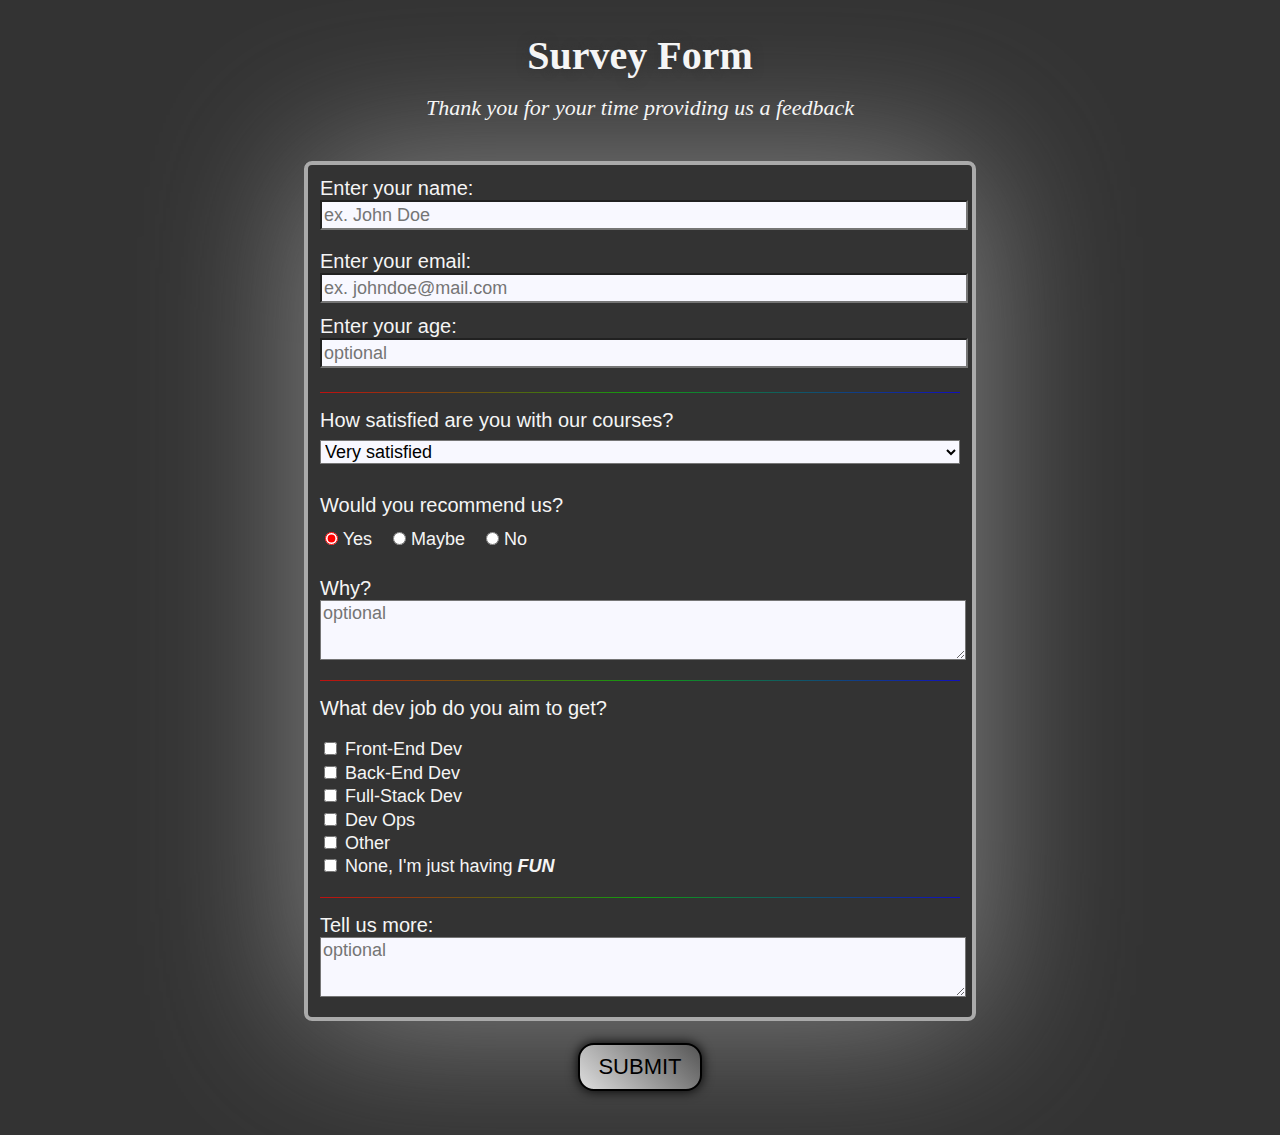
<file: all_projects/freeCodeCamp/fcc1.1-survey_form/index.html>
<!DOCTYPE html>
<html lang="en">

<head>
  <meta charset="utf-8">
  <meta name="viewport" content="width=device-width, initial-scale=1.0">
  <title>RWD - Survey Form</title>
  <link rel="stylesheet" href="style.css">

</head>

<body>
  <main>
    <section>
      <h1 id="title"><strong>Survey Form</strong></h1>
      <p id="description"><em>Thank you for your time providing us a feedback</em></p>
    </section>

    <form id="survey-form">

      <fieldset>
        <section>
          <label for="name">
            <p class="question">Enter your name: <input type="text" id="name" placeholder="ex. John Doe" required></p>
          </label>
          <label for="email">
            <p class="question">Enter your email: <input type="email" id="email" placeholder="ex. johndoe@mail.com" required></p><label>
              <label for="age">
                <p class="question">Enter your age: <input id="age-num" type="number" placeholder="optional" min="15" max="99"></p>
              </label>
        </section>

        <hr>

        <section>
          <p class="question">How satisfied are you with our courses?</p>
          <select id="dropdown">
            <option id="1"> Very satisfied
            <option id="2"> Satisfied
            <option id="3"> Meh
            <option id="4"> Dissatisfied
            <option id="5"> Very dissatisfied
          </select>

          <p class="question">Would you recommend us?</p>
          <label class="answer yes-no" for="yes-opt"><input id="yes-opt" checked type="radio" value="yes" name="yes-maybe-no"> Yes</label>
          <label class="answer yes-no" for="maybe-opt"><input id="maybe-opt" type="radio" value="maybe" name="yes-maybe-no"> Maybe</label>
          <label class="answer yes-no" for="no-opt"><input id="no-opt" type="radio" value="no" name="yes-maybe-no"> No</label>

          <p class="question" id="why">Why?</p><textarea rows="15" placeholder="optional"></textarea>
        </section>

        <hr>

        <section>
          <p class="question" class="dev-job">What dev job do you aim to get?</p>
          <ul class="answer">
            <label for="fed">
              <li><input id="fed" type="checkbox" value="fed"> Front-End Dev</li>
            </label>
            <label for="bed">
              <li><input id="bed" type="checkbox" value="bed"> Back-End Dev</li>
            </label>
            <label for="fsd">
              <li><input id="fsd" type="checkbox" value="fsd"> Full-Stack Dev</li>
            </label>
            <label for="do">
              <li><input id="do" type="checkbox" value="do"> Dev Ops</li>
            </label>
            <label for="other">
              <li><input id="other" type="checkbox" value="other"> Other</li>
            </label>
            <label for="fun">
              <li><input id="fun" type="checkbox" value="fun"> None, I'm just having <strong><em>FUN</em></strong></li>
            </label>
          </ul>
        </section>

        <hr>

        <section>
          <p class="question">Tell us more:</p>
          <textarea id="tellmore" class="answer" rows="15" cols="60" placeholder="optional"></textarea>
        </section>
      </fieldset>
      <div class="box">
        <!-- <div class="box-btn"> -->
        <button type="submit" id="submit" value="Submit">SUBMIT</button>
      </div>
    </form>
  </main>
  <footer>
    <h6>Patt Ash - fCC cert 1.1 - 6/2024</h6>
  </footer>
</body>
</file>
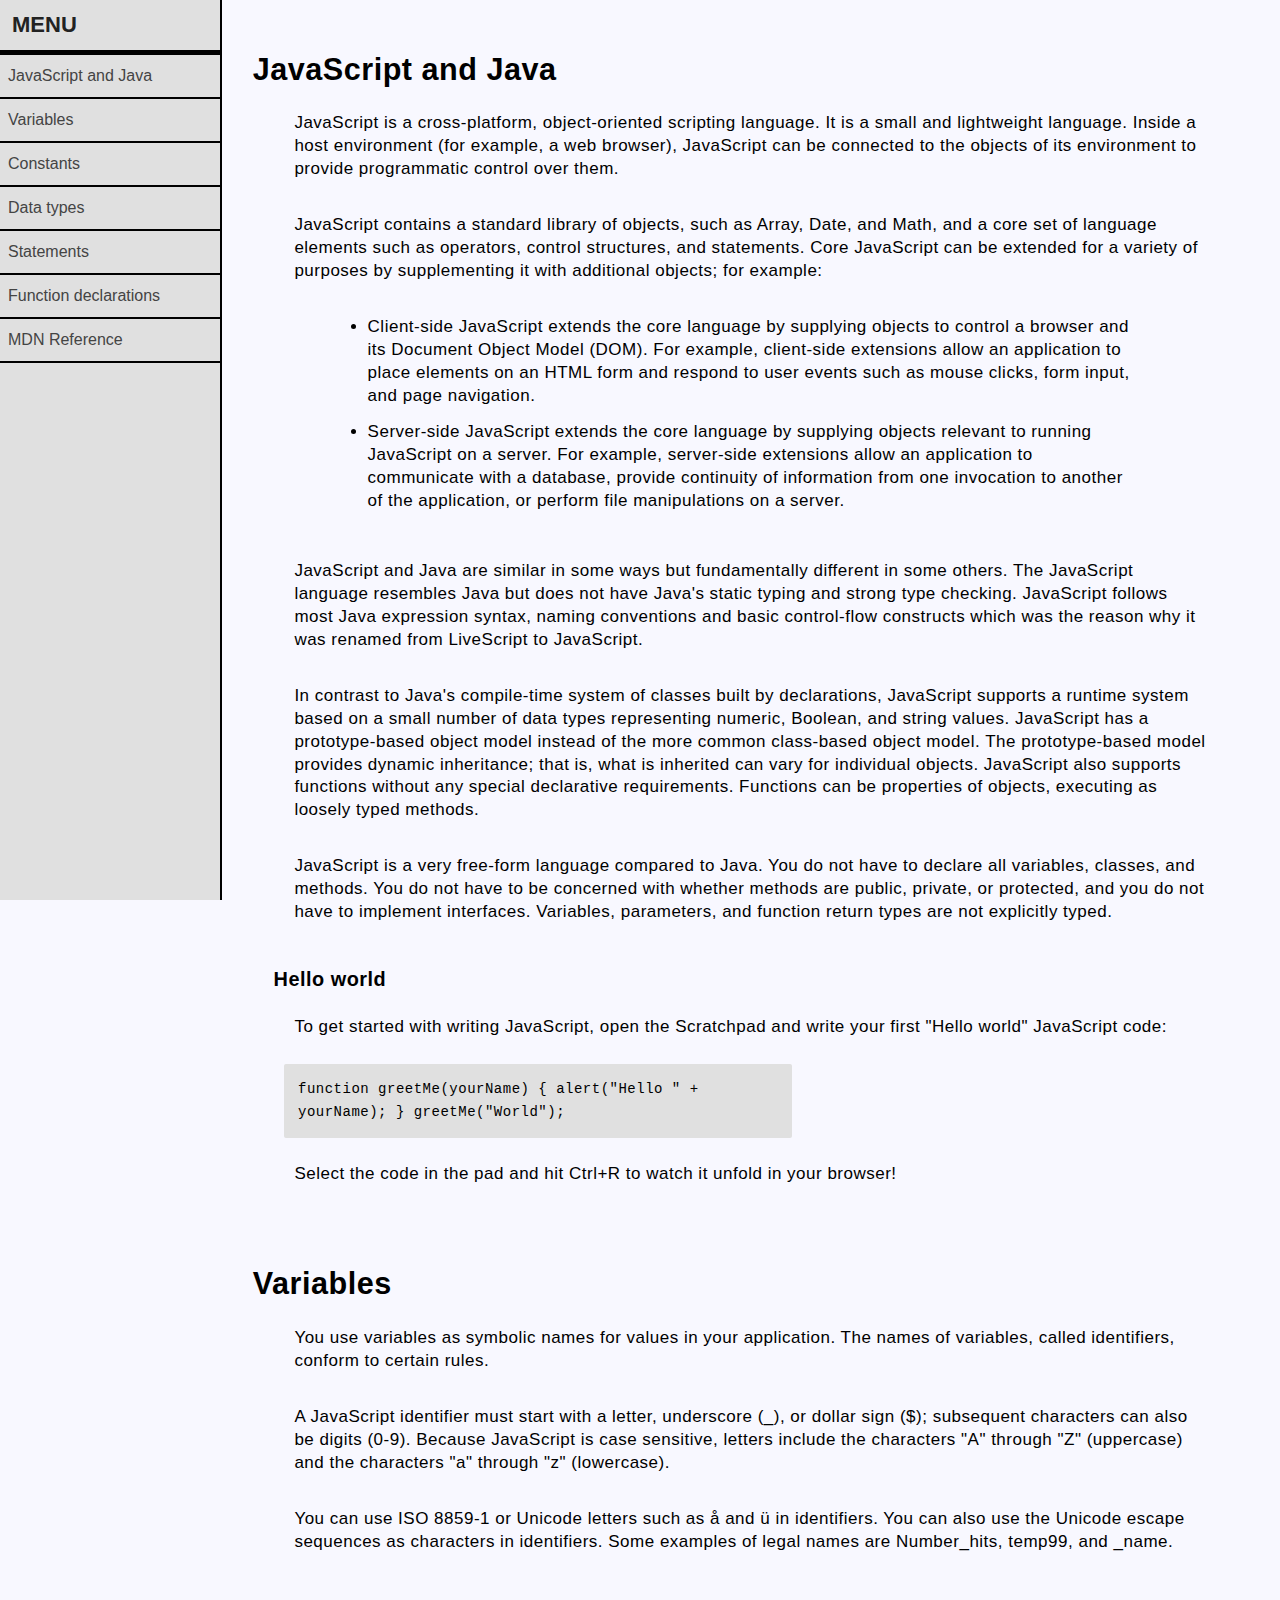
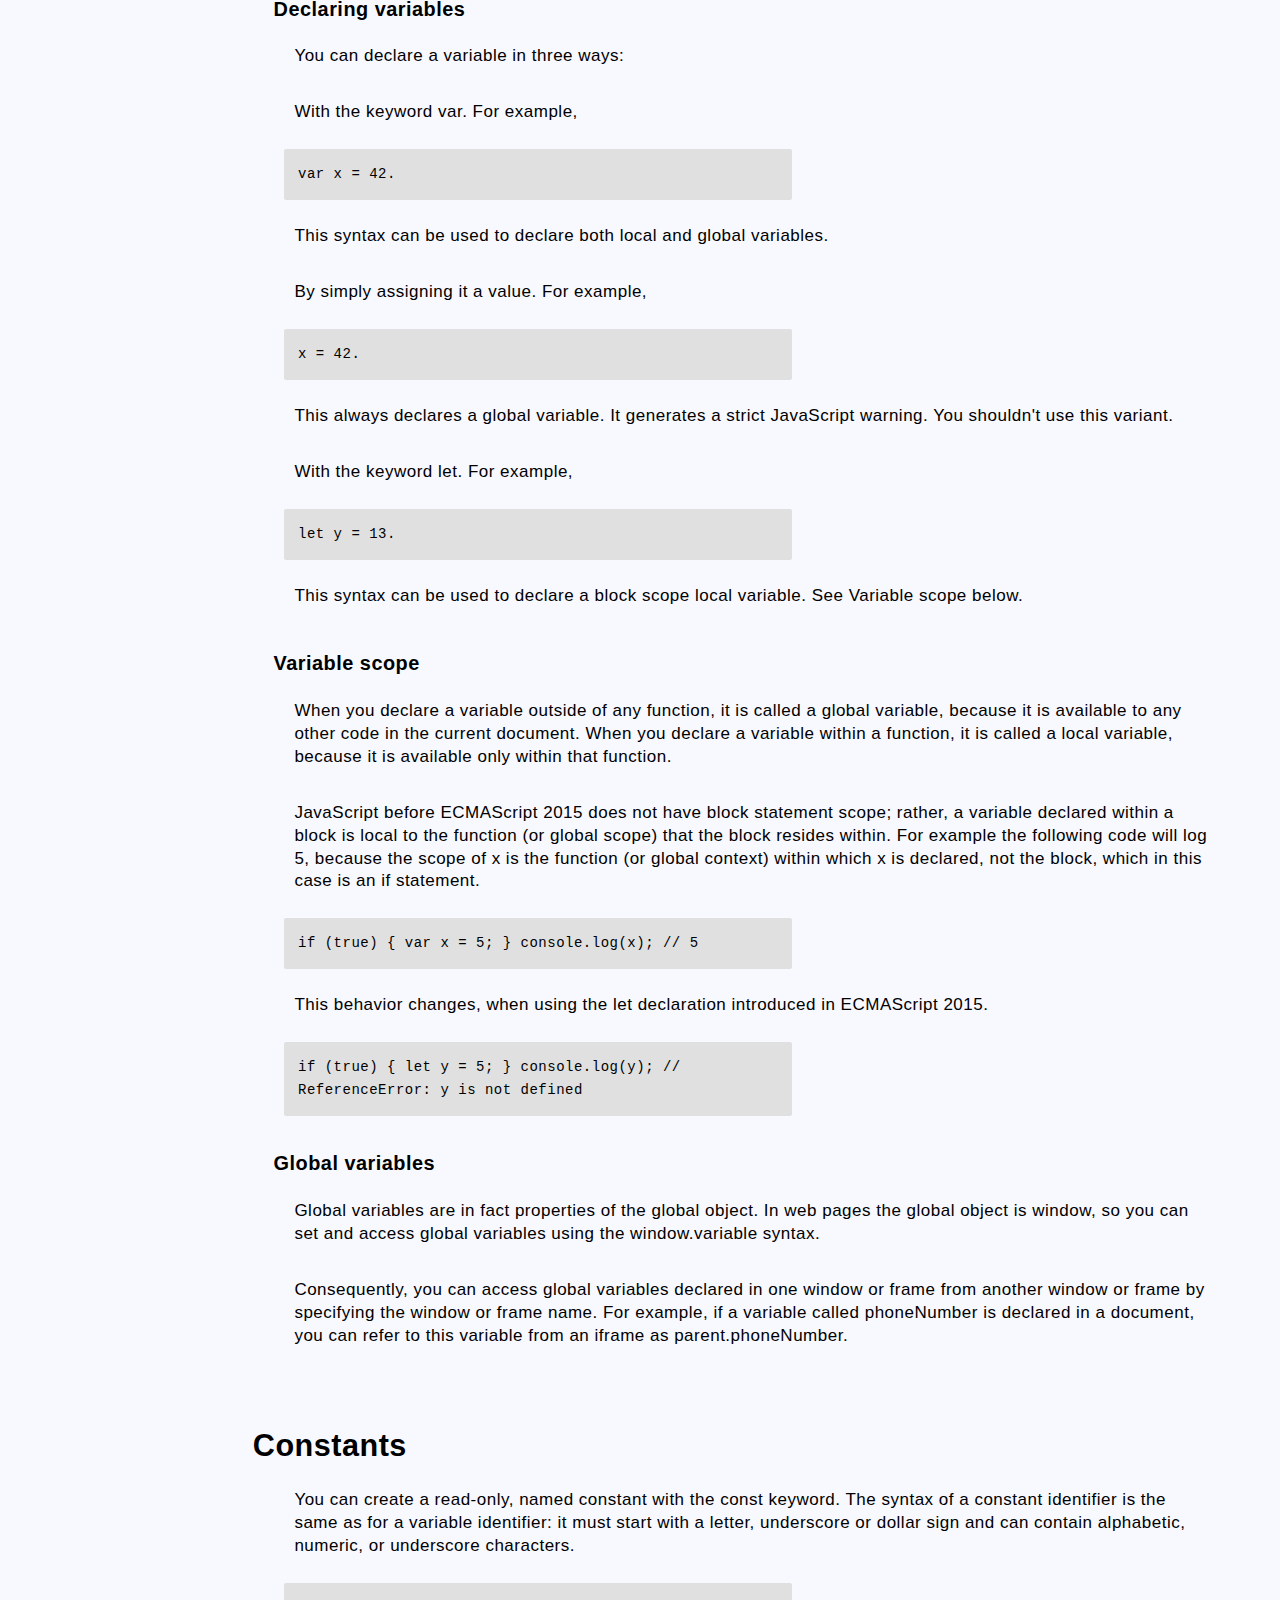
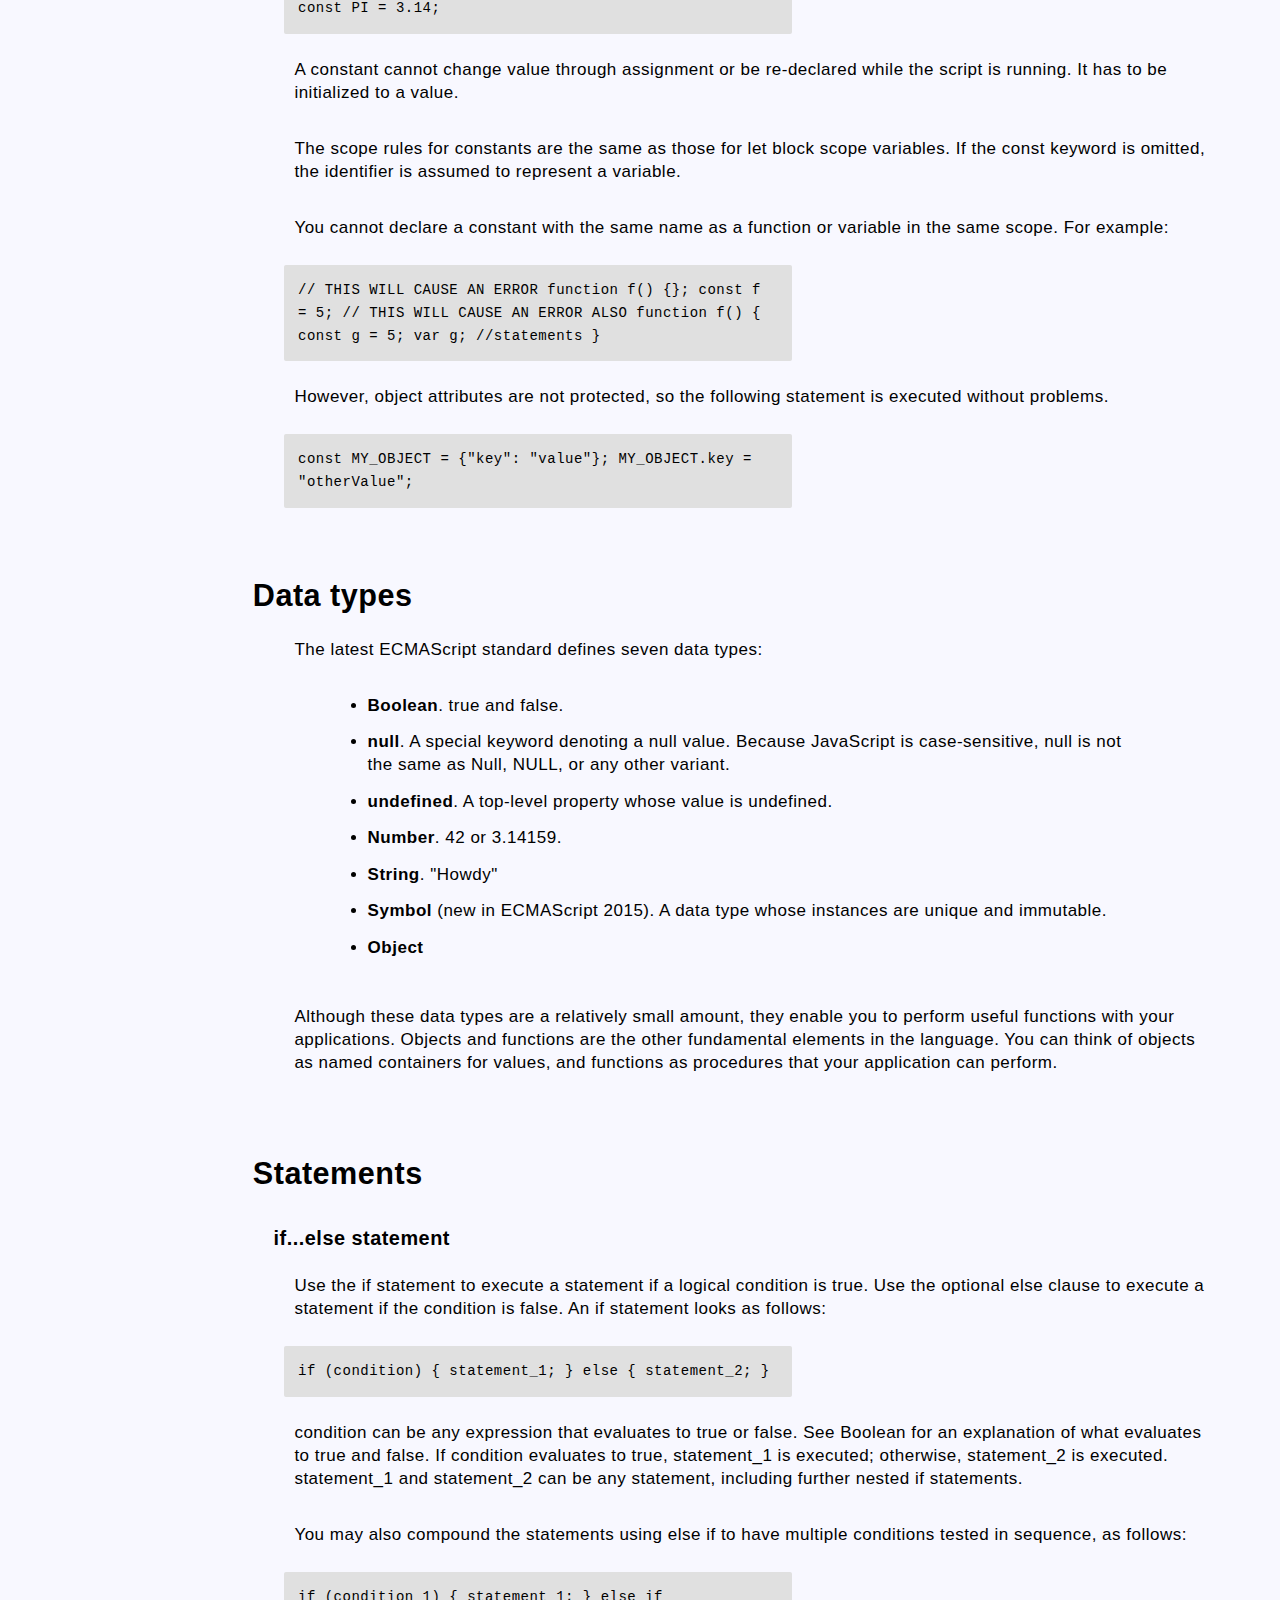
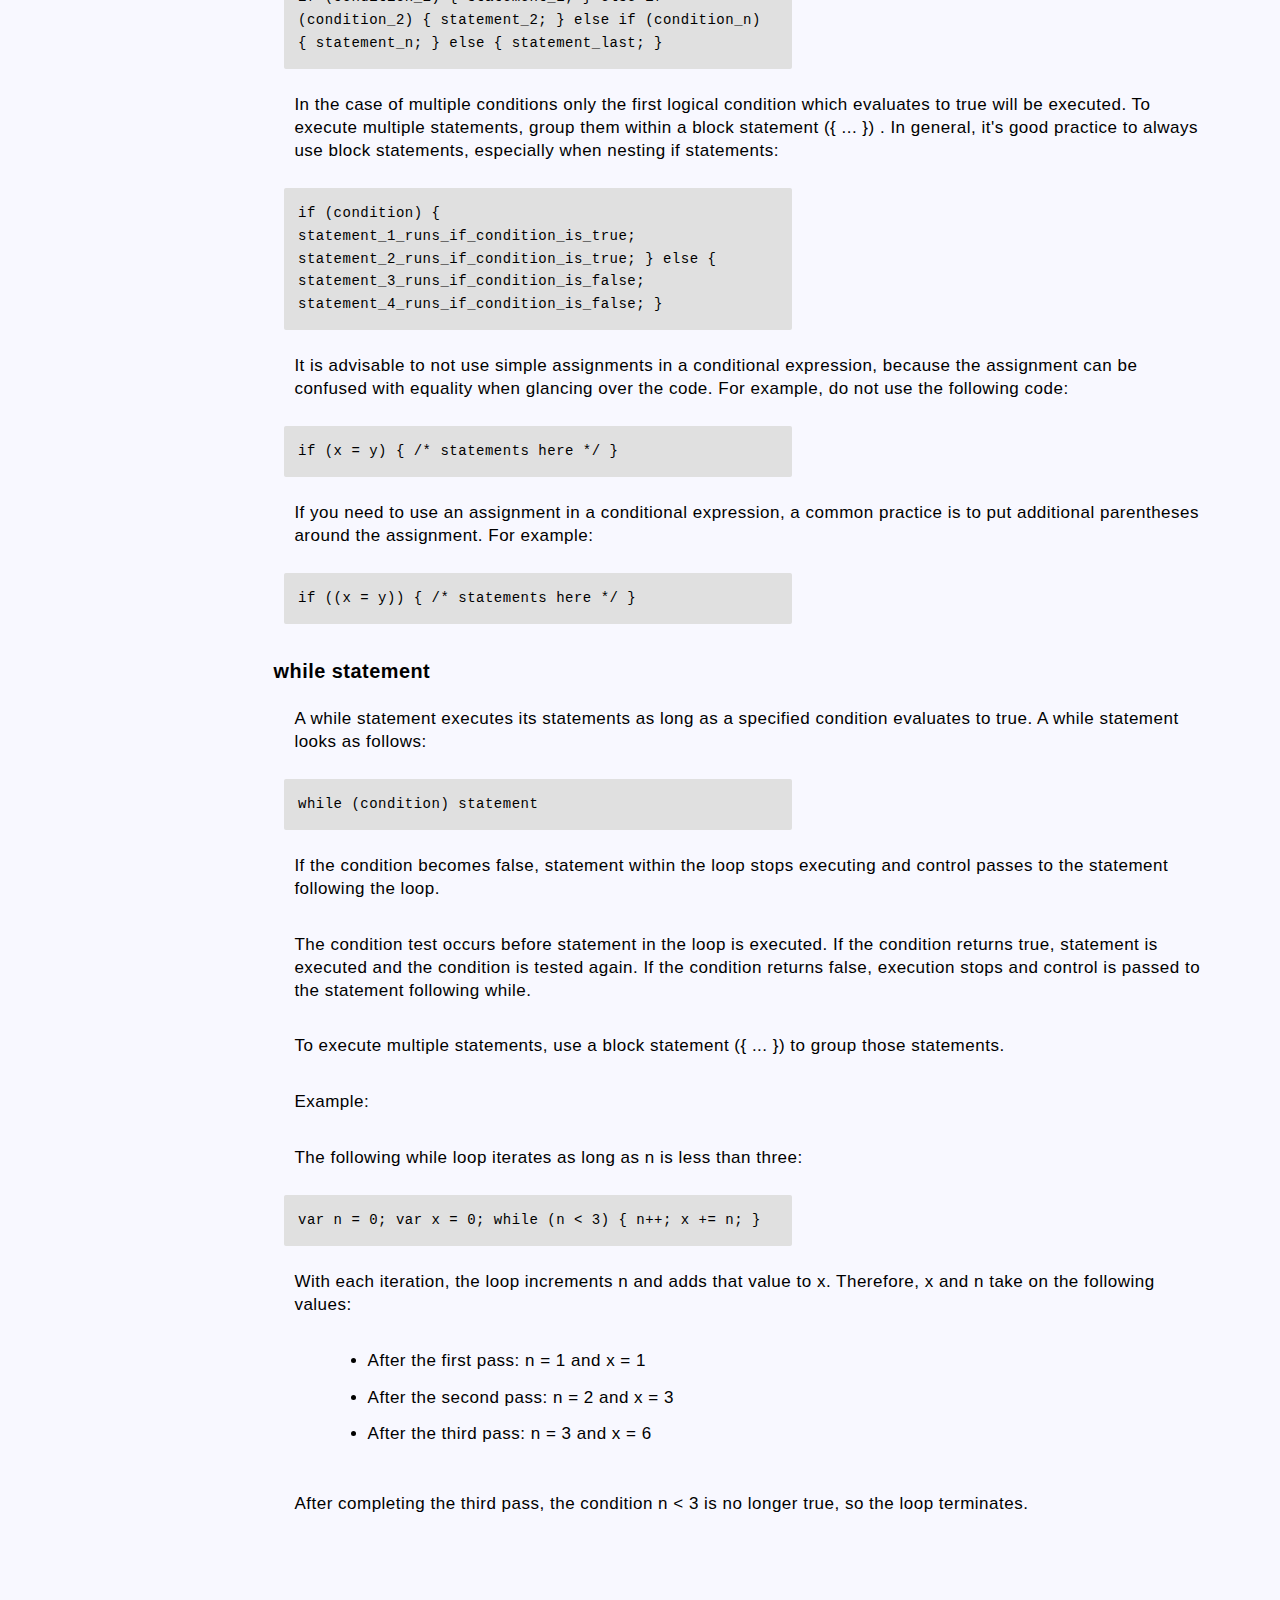
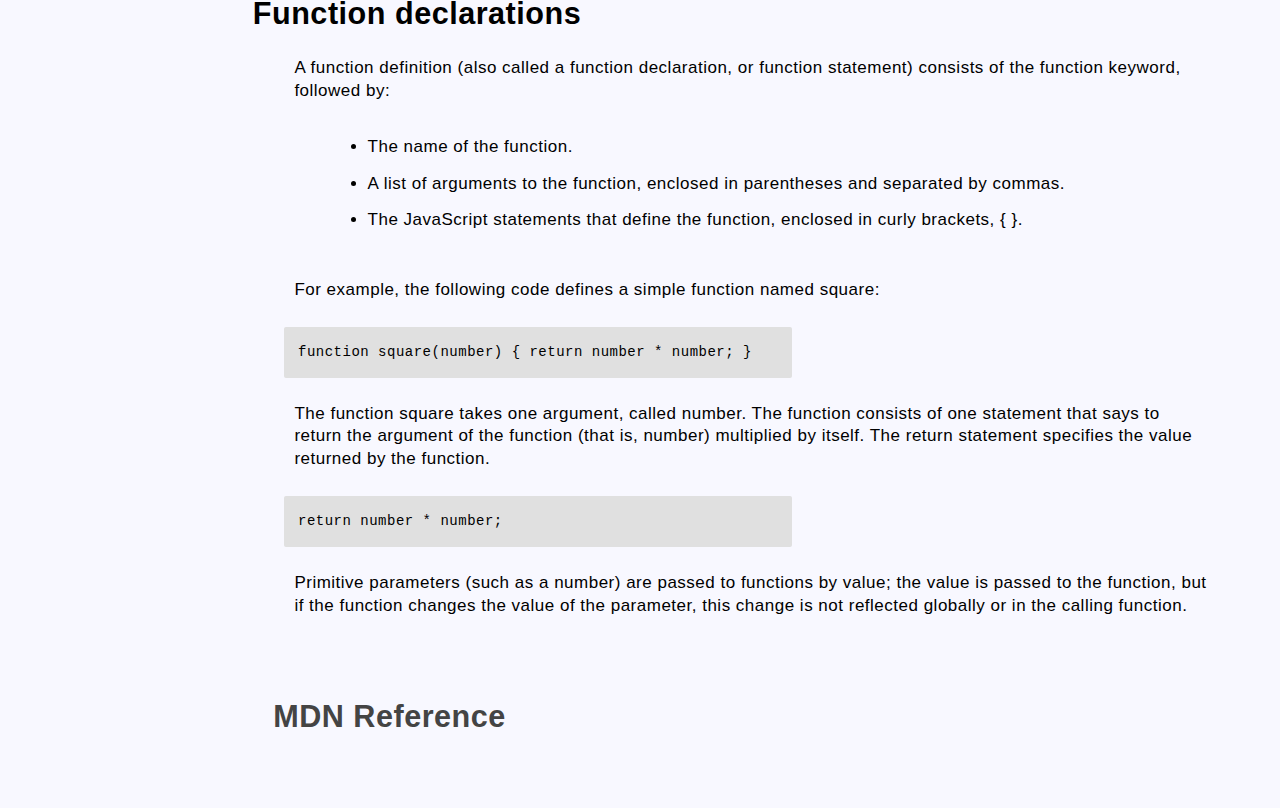
<file: all_projects/freeCodeCamp/fcc1.3-technical_documentation/index.html>
<!DOCTYPE html>
<html lang="en">

<head>
	<meta charset="UTF-8" />
	<meta name="viewport" content="width=device-width, initial-scale=1.0" />
	<title>Technical Documentation</title>
	<link rel="stylesheet" href="style.css" />
</head>

<body>
	<nav id="navbar">
		<header id="menu">MENU</header>
		<div class="nav-div">
			<a href="#JavaScript_and_Java" class="nav-link">JavaScript and Java</a>
			<a href="#Variables" class="nav-link">Variables</a>
			<a href="#Constants" class="nav-link">Constants</a>
			<a href="#Data_types" class="nav-link">Data types</a>
			<a href="#Statements" class="nav-link">Statements</a>
			<a href="#Function_declarations" class="nav-link">Function declarations</a>
			<a href="#MDN_Reference" class="nav-link">MDN Reference</a>
		</div>
	</nav>
	<main id="main-doc">
		<section class="main-section" id="JavaScript_and_Java">
			<header>JavaScript and Java</header>
			<p>JavaScript is a cross-platform, object-oriented scripting language. It is a small and lightweight language. Inside a host environment (for example, a web browser), JavaScript can be connected to the objects of its environment to provide programmatic control over them.</p>
			<p>JavaScript contains a standard library of objects, such as Array, Date, and Math, and a core set of language elements such as operators, control structures, and statements. Core JavaScript can be extended for a variety of purposes by supplementing it with additional objects; for example:</p>
			<ul>
				<li>Client-side JavaScript extends the core language by supplying objects to control a browser and its Document Object Model (DOM). For example, client-side extensions allow an application to place elements on an HTML form and respond to user events such as mouse clicks, form input, and page navigation.</li>
				<li>Server-side JavaScript extends the core language by supplying objects relevant to running JavaScript on a server. For example, server-side extensions allow an application to communicate with a database, provide continuity of information from one invocation to another of the application, or perform file manipulations on a server.</li>
			</ul>
			<p>JavaScript and Java are similar in some ways but fundamentally different in some others. The JavaScript language resembles Java but does not have Java's static typing and strong type checking. JavaScript follows most Java expression syntax, naming conventions and basic control-flow constructs which was the reason why it was renamed from LiveScript to JavaScript.</p>
			<p>In contrast to Java's compile-time system of classes built by declarations, JavaScript supports a runtime system based on a small number of data types representing numeric, Boolean, and string values. JavaScript has a prototype-based object model instead of the more common class-based object model. The prototype-based model provides dynamic inheritance; that is, what is inherited can vary for individual objects. JavaScript also supports functions without any special declarative requirements. Functions can be properties of objects, executing as loosely typed methods.</p>
			<p>JavaScript is a very free-form language compared to Java. You do not have to declare all variables, classes, and methods. You do not have to be concerned with whether methods are public, private, or protected, and you do not have to implement interfaces. Variables, parameters, and function return types are not explicitly typed.</p>
			<h3>Hello world</h3>
			<p>To get started with writing JavaScript, open the Scratchpad and write your first "Hello world" JavaScript code:</p>
			<code>function greetMe(yourName) { alert("Hello " + yourName); } 
				greetMe("World");
			</code>
			<p>Select the code in the pad and hit Ctrl+R to watch it unfold in your browser!</p>
		</section>

		<section class="main-section" id="Variables">
			<header>Variables</header>
			<p>You use variables as symbolic names for values in your application. The names of variables, called identifiers, conform to certain rules.</p>
			<p>A JavaScript identifier must start with a letter, underscore (_), or dollar sign ($); subsequent characters can also be digits (0-9). Because JavaScript is case sensitive, letters include the characters "A" through "Z" (uppercase) and the characters "a" through "z" (lowercase).</p>
			<p>You can use ISO 8859-1 or Unicode letters such as å and ü in identifiers. You can also use the Unicode escape sequences as characters in identifiers. Some examples of legal names are Number_hits, temp99, and _name.</p>
			<h3>Declaring variables</h3>
			<p>You can declare a variable in three ways:</p>
			<p>With the keyword var. For example,</p>
			<code>var x = 42.</code>
			<p>This syntax can be used to declare both local and global variables.</p>
			<p>By simply assigning it a value. For example,</p>
			<code>x = 42.</code>
			<p>This always declares a global variable. It generates a strict JavaScript warning. You shouldn't use this variant.</p>
			<p>With the keyword let. For example,</p>
			<code>let y = 13.</code>
			<p>This syntax can be used to declare a block scope local variable. See Variable scope below.</p>
			<h3>Variable scope</h3>
			<p>When you declare a variable outside of any function, it is called a global variable, because it is available to any other code in the current document. When you declare a variable within a function, it is called a local variable, because it is available only within that function.</p>
			<p>JavaScript before ECMAScript 2015 does not have block statement scope; rather, a variable declared within a block is local to the function (or global scope) that the block resides within. For example the following code will log 5, because the scope of x is the function (or global context) within which x is declared, not the block, which in this case is an if statement.</p>
			<code>if (true) { var x = 5; } console.log(x); // 5</code>
			<p>This behavior changes, when using the let declaration introduced in ECMAScript 2015.</p>
			<code>if (true) { let y = 5; } console.log(y); // ReferenceError: y is 
				not defined
			</code>
			<h3>Global variables</h3>
			<p>Global variables are in fact properties of the global object. In web pages the global object is window, so you can set and access global variables using the window.variable syntax.</p>
			<p>Consequently, you can access global variables declared in one window or frame from another window or frame by specifying the window or frame name. For example, if a variable called phoneNumber is declared in a document, you can refer to this variable from an iframe as parent.phoneNumber.</p>
		</section>

		<section class="main-section" id="Constants">
			<header>Constants</header>
			<p>You can create a read-only, named constant with the const keyword. The syntax of a constant identifier is the same as for a variable identifier: it must start with a letter, underscore or dollar sign and can contain alphabetic, numeric, or underscore characters.</p>
			<code>const PI = 3.14;</code>
			<p>A constant cannot change value through assignment or be re-declared while the script is running. It has to be initialized to a value.</p>
			<p>The scope rules for constants are the same as those for let block scope variables. If the const keyword is omitted, the identifier is assumed to represent a variable.</p>
			<p>You cannot declare a constant with the same name as a function or variable in the same scope. For example:</p>
			<code>// THIS WILL CAUSE AN ERROR function f() {}; const f = 5; // THIS 
				WILL CAUSE AN ERROR ALSO function f() { const g = 5; var g; 
				//statements }
			</code>
			<p>However, object attributes are not protected, so the following statement is executed without problems.
			</p>
			<code>const MY_OBJECT = {"key": "value"}; MY_OBJECT.key = 
				"otherValue";
			</code>
		</section>

		<section class="main-section" id="Data_types">
			<header>Data types</header>
			<p>The latest ECMAScript standard defines seven data types:</p>
			<ul>
				<li><span class="bold">Boolean</span>. true and false.</li>
				<li><span class="bold">null</span>. A special keyword denoting a null value. Because JavaScript is case-sensitive, null is not the same as Null, NULL, or any other variant.</li>
				<li><span class="bold">undefined</span>. A top-level property whose value is undefined.</li>
				<li><span class="bold">Number</span>. 42 or 3.14159.</li>
				<li><span class="bold">String</span>. "Howdy"</li>
				<li><span class="bold">Symbol</span> (new in ECMAScript 2015). A data type whose instances are unique and immutable.</li>
				<li><span class="bold">Object</span></li>
			</ul>
			<p>Although these data types are a relatively small amount, they enable you to perform useful functions with your applications. Objects and functions are the other fundamental elements in the language. You can think of objects as named containers for values, and functions as procedures that your application can perform.</p>
		</section>

		<section class="main-section" id="Statements">
			<header>Statements</header>
			<h3>if...else statement</h3>
			<p>Use the if statement to execute a statement if a logical condition is true. Use the optional else clause to execute a statement if the condition is false. An if statement looks as follows:</p>
			<code>if (condition) { statement_1; } else { statement_2; }</code>
			<p>condition can be any expression that evaluates to true or false. See Boolean for an explanation of what evaluates to true and false. If condition evaluates to true, statement_1 is executed; otherwise, statement_2 is executed. statement_1 and statement_2 can be any statement, including further nested if statements.</p>
			<p>You may also compound the statements using else if to have multiple conditions tested in sequence, as follows:</p>
			<code>if (condition_1) { statement_1; } else if (condition_2) {
				statement_2; } else if (condition_n) { statement_n; } else {
				statement_last; }
			</code>
			<p>In the case of multiple conditions only the first logical condition which evaluates to true will be executed. To execute multiple statements, group them within a block statement ({ ... }) . In general, it's good practice to always use block statements, especially when nesting if statements:</p>
			<code>if (condition) { statement_1_runs_if_condition_is_true;
				statement_2_runs_if_condition_is_true; } else {
				statement_3_runs_if_condition_is_false;
				statement_4_runs_if_condition_is_false; }
			</code>
			<p>It is advisable to not use simple assignments in a conditional expression, because the assignment can be confused with equality when glancing over the code. For example, do not use the following code:</p>
			<code>if (x = y) { /* statements here */ }</code>
			<p>If you need to use an assignment in a conditional expression, a common practice is to put additional parentheses around the assignment. For example:</p>
			<code>if ((x = y)) { /* statements here */ }</code>
			<h3>while statement</h3>
			<p>A while statement executes its statements as long as a specified condition evaluates to true. A while statement looks as follows:</p>
			<code>while (condition) statement</code>
			<p>If the condition becomes false, statement within the loop stops executing and control passes to the statement following the loop.</p>
			<p>The condition test occurs before statement in the loop is executed. If the condition returns true, statement is executed and the condition is tested again. If the condition returns false, execution stops and control is passed to the statement following while.</p>
			<p>To execute multiple statements, use a block statement ({ ... }) to group those statements.</p>
			<p>Example:</p>
			<p>The following while loop iterates as long as n is less than three:</p>
			<code>var n = 0; var x = 0; while (n < 3) { n++; x += n; }</code>
			<p>With each iteration, the loop increments n and adds that value to x. Therefore, x and n take on the following values:</p>
			<ul>
				<li>After the first pass: n = 1 and x = 1</li>
				<li>After the second pass: n = 2 and x = 3</li>
				<li>After the third pass: n = 3 and x = 6</li>
			</ul>
			<p>After completing the third pass, the condition n < 3 is no longer true, so the loop terminates.</p>
		</section>

		<section class="main-section" id="Function_declarations">
			<header>Function declarations</header>
			<p>A function definition (also called a function declaration, or function statement) consists of the function keyword, followed by:</p>
			<ul>
				<li>The name of the function.</li>
				<li>A list of arguments to the function, enclosed in parentheses and separated by commas.</li>
				<li>The JavaScript statements that define the function, enclosed in curly brackets, { }.</li>
			</ul>
			<p>For example, the following code defines a simple function named square:</p>
			<code>function square(number) { return number * number; }</code>
			<p>The function square takes one argument, called number. The function consists of one statement that says to return the argument of the function (that is, number) multiplied by itself. The return statement specifies the value returned by the function.</p>
			<code>return number * number;</code>
			<p>Primitive parameters (such as a number) are passed to functions by value; the value is passed to the function, but if the function changes the value of the parameter, this change is not reflected globally or in the calling function.</p>
		</section>

		<section class="main-section" id="MDN_Reference">
			<header>
				<a href="https://developer.mozilla.org/en-US/docs/Web/JavaScript/Guide" target="_blank" id="mdn-ref">MDN Reference</a>
			</header>
		</section>
	</main>
	<footer>
		<h6>Patt Ash - fCC cert 1.3 - 6/2024 </h6>
	</footer>
</body>

</html>
</file>
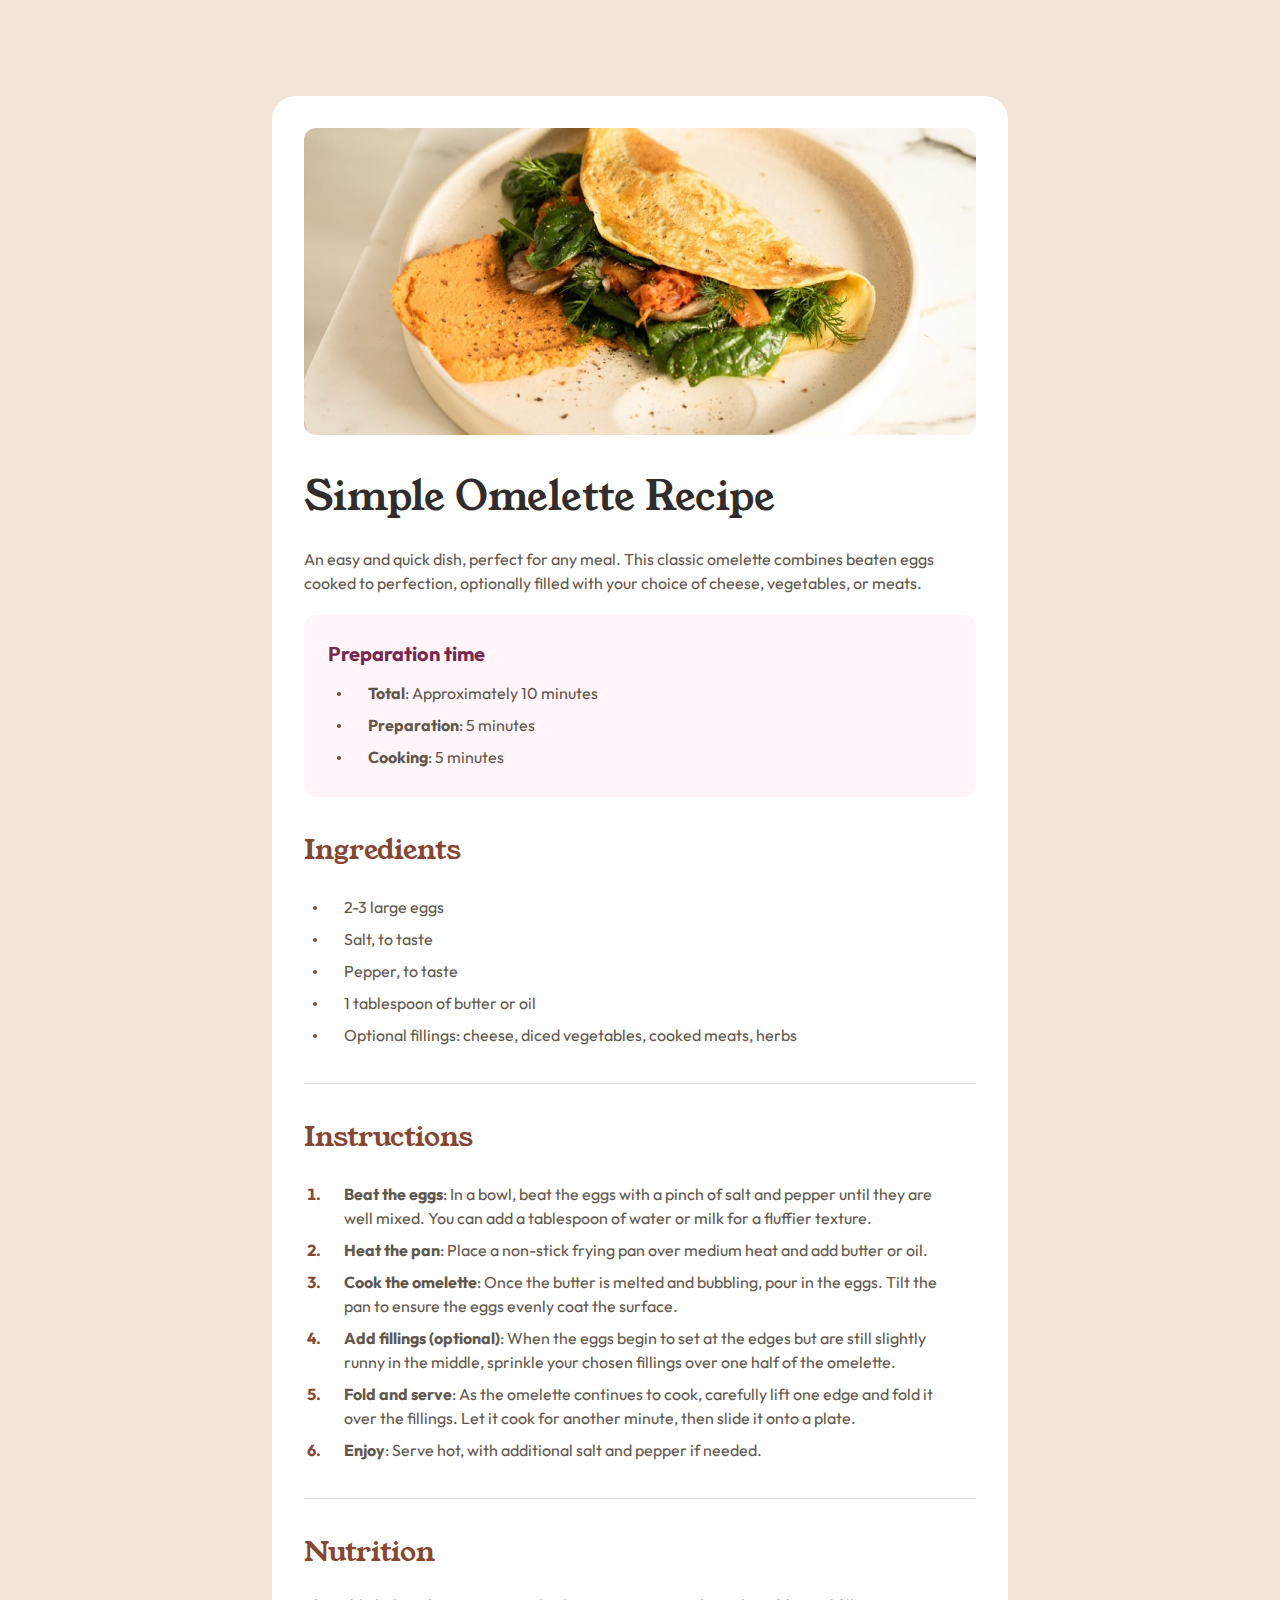
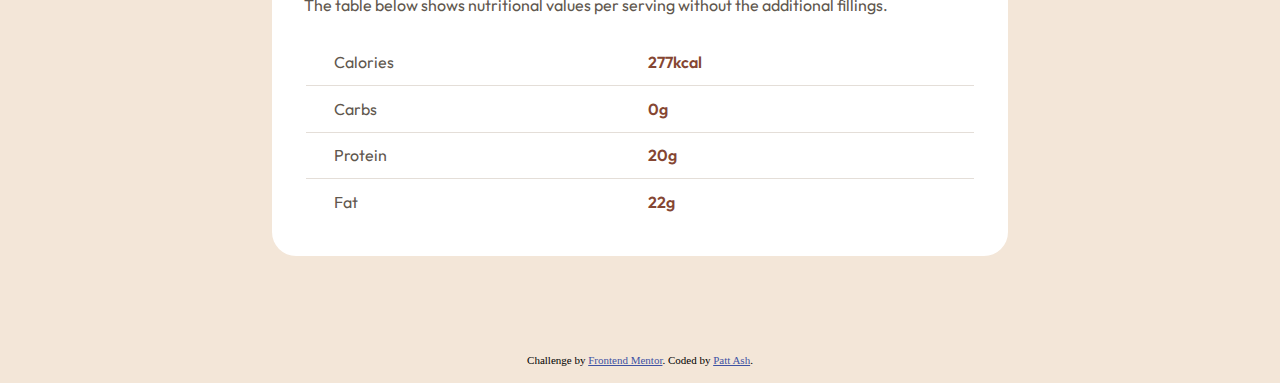
<file: all_projects/FrontendMentor/Recipe page/index.html>
<!DOCTYPE html>
<html lang="en">

<head>
  <meta charset="UTF-8">
  <meta name="viewport" content="width=device-width, initial-scale=1.0"> <!-- displays site properly based on user's device -->

  <link rel="icon" type="image/png" sizes="32x32" href="./assets/images/favicon-32x32.png">

  <title>Frontend Mentor | Recipe page</title>

  <!-- Feel free to remove these styles or customise in your own stylesheet 👍 -->
  <style>
    .attribution {
      font-size: 11px;
      text-align: center;
    }

    .attribution a {
      color: hsl(228, 45%, 44%);
    }
  </style>
  <!-- I-ll leave them as they are 👍 -->

  <link rel="stylesheet" href="style.css">
</head>

<body>
  <main>
    <div class="container">
      <img src="assets/images/image-omelette.jpeg" alt="Omelette folded like a tao with various vegetables inside">
      <section id="info">
        <h1>Simple Omelette Recipe</h1>
        <p>An easy and quick dish, perfect for any meal. This classic omelette combines beaten eggs cooked
          to perfection, optionally filled with your choice of cheese, vegetables, or meats.</p>
        <div class="preparation-time">
          <h3>Preparation time</h3>
          <ul>
            <li><span class="bold">Total</span>: Approximately 10 minutes</li>
            <li><span class="bold">Preparation</span>: 5 minutes</li>
            <li><span class="bold">Cooking</span>: 5 minutes</li>
          </ul>
        </div>
      </section>
      <section id="ingredients">
        <h2>Ingredients</h2>
        <ul>
          <li>2-3 large eggs</li>
          <li>Salt, to taste</li>
          <li>Pepper, to taste</li>
          <li>1 tablespoon of butter or oil</li>
          <li>Optional fillings: cheese, diced vegetables, cooked meats, herbs</li>
        </ul>
      </section>
      <hr>
      <section id="instructions">
        <h2>Instructions</h2>
        <ol>
          <li><span class="bold">Beat the eggs</span>: In a bowl, beat the eggs with a pinch of salt and pepper until they are well mixed.
            You can add a tablespoon of water or milk for a fluffier texture.</li>
          <li><span class="bold">Heat the pan</span>: Place a non-stick frying pan over medium heat and add butter or oil.</li>
          <li><span class="bold">Cook the omelette</span>: Once the butter is melted and bubbling, pour in the eggs. Tilt the pan to ensure
            the eggs evenly coat the surface.</li>
          <li><span class="bold">Add fillings (optional)</span>: When the eggs begin to set at the edges but are still slightly runny in the
            middle, sprinkle your chosen fillings over one half of the omelette.</li>
          <li><span class="bold">Fold and serve</span>: As the omelette continues to cook, carefully lift one edge and fold it over the
            fillings. Let it cook for another minute, then slide it onto a plate.</li>
          <li><span class="bold">Enjoy</span>: Serve hot, with additional salt and pepper if needed.</li>
        </ol>
      </section>
      <hr>
      <section id="nutrition">
        <h2>Nutrition</h2>
        <p>The table below shows nutritional values per serving without the additional fillings.</p>
        <table>
          <tr>
            <td>Calories</td>
            <td class="bold-red">277kcal</td>
          </tr>
          <tr>
            <td>Carbs</td>
            <td class="bold-red">0g</td>
          </tr>
          <tr>
            <td>Protein</td>
            <td class="bold-red">20g</td>
          </tr>
          <tr>
            <td>Fat</td>
            <td class="bold-red">22g</td>
          </tr>
        </table>
      </section>
    </div>
  </main>
  <footer>
    <div class="attribution">
      Challenge by <a href="https://www.frontendmentor.io?ref=challenge" target="_blank">Frontend Mentor</a>.
      Coded by <a href="https://github.com/platiname" target="_blank">Patt Ash</a>.
    </div>
    <h6>Patt Ash - FeM fc1 RP - 6/2024</h6>
  </footer>
</body>

</html>
</file>
<file: all_projects/freeCodeCamp/fcc1.1-survey_form/style.css>
body {
	background-color: #333;
	color: whitesmoke;
}

h1 {
	text-align: center;
	text-shadow: 0px 0px 12px #333;
	margin: 2rem;
	font-family: Tahoma, serif;
	font-weight: bold;
	font-size: 40px;
}

#description {
	text-align: center;
	font-size: 22px;
	font-family: Verdana, serif;
	padding: auto;
	margin-top: -16px;
	margin-bottom: 40px;
}

fieldset {
	background-color: #333;
	min-width: 404px;
	max-width: 640px;
	margin: auto;
	align-self: center;
	border-width: 4px;
	border-radius: 8px;
	border-style: solid;
	border-color: #aaa;
	padding-top: 0;
	padding-bottom: 1em;
	box-shadow: 0px 0px 160px #888;
}

/*   --I forgot what I wanted to do !!! MAKE NOTES !!! 
.box {
}
.box-btn {
	background-image: linear-gradient(42deg, #f00, #0c0, #00f);
	display: block;
	margin: auto;
	margin-top: 1em;
	margin-bottom: 1.5em;
	height: 48px;
	width: 124px;
	border: none;
	border-radius: 16px;
}
.box-btn:hover {
}
*/

button {
	display: block;
	margin: auto;
	margin-top: 1em;
	margin-bottom: 1.5em;
	height: 48px;
	width: 124px;
	border-style: solid;
	border-radius: 16px;
	background-image: linear-gradient(45deg, #ddd, #555);
	font-family: fantasy, sans-serif;
	transition: 0.3s;
	font-size: 22px;
	opacity: 100%;
	box-shadow: 0px 0px 12px #000;
}

button:hover {
	transform: scale(109%);
	border: solid;
	background-image: linear-gradient(45deg, #eee, #666);
	transition: 0.3s;
	opacity: 100%;
	box-shadow: 0 0 12px #fff;
}

button:active {
	transform: scale(91%);
	border: solid;
	background-image: linear-gradient(45deg, #ddd, #555);
	transition: 0.3s;
	opacity: 100%;
}

.question {
	font-size: 20px;
	font-family: Verdana, sans-serif;
	margin-top: 12px;
	margin-bottom: 12px;
}

.answer {
	font-size: 18px;
	font-family: Tahoma, sans-serif;
}

ul {
	list-style: none;
	margin-left: -40px;
	line-height: 1.3em;
}

input[type="text"],
input[type="email"],
input[type="number"],
textarea,
select {
	width: 100%;
	height: 24px;
	margin: auto;
	font-size: 18px;
	font-family: Tahoma, sans-serif;
	background-color: ghostwhite;
}

input[type="radio"] {
	margin-top: 0;
	margin-bottom: 0.9em;
	margin-right: 0px;
	padding: 0 auto;
}

#yes-opt {
	accent-color: #f00;
}

#maybe-opt {
	accent-color: #0f0;
}

#no-opt {
	accent-color: #00f;
}

input[type="checkbox"] {
	accent-color: #d00;
}

input[type="text"]:last-of-type {
	margin-bottom: 8px;
}

.dev-job {
	margin-top: 1em;
	margin-bottom: -8px;
}

.yes-no {
	text-align: left;
	padding: auto;
	margin: auto;
	margin-right: 12px;
}

#why {
	margin-top: 1em;
	margin-bottom: auto;
}

select {
	font-size: 18px;
	font-family: Tahoma, sans-serif;
	margin-top: -11px;
	margin-bottom: 1em;
}

hr {
	padding: auto;
	margin: 1em 0;
	height: 1.2px;
	border: 0;
	background-image: linear-gradient(42deg, #f00, #0c0, #00f);
	opacity: 69%;
}

#age-num {
	margin-bottom: 8px;
}

textarea {
	min-width: 100%;
	max-width: 100%;
	height: 3em;
	min-height: 1.5em;
	max-height: 9em;
	padding: auto;
	margin: auto;
}

#tellmore {
	margin-top: -12px;
}

h6 {
	margin: 0;
	position: absolute;
	right: 0;
	padding: 0;
	font-weight: 100;
	color: #fff;
	background-color: #000;
	font-size: 10px;
	opacity: 0;
}

footer:hover h6 {
	opacity: 1;
	transition-delay: 1s;
}
</file>
<file: all_projects/freeCodeCamp/fcc1.3-technical_documentation/style.css>
@media screen and (max-width: 600px) {
	main {
		padding-top: 2em;
		margin-left: -224px;
		transition: ease-in-out;
	}

	#navbar {
		visibility: hidden;
		height: fit-content;
	}

	#navbar:hover {
		visibility: visible;

		height: fit-content;
	}

	#navbar:hover #menu {
		color: #000;
		background-color: ghostwhite;
	}

	.nav-div {
		display: block;
		position: absolute;
		top: 0;
		margin-top: 0;
		transition: 0.5s;
		width: fit-content;
		max-height: fit-content;
		margin-top: -320px;
	}

	#navbar:hover .nav-div {
		margin-top: 0;
		transition: 0.5s;
	}

	#menu {
		visibility: visible;
		z-index: 999;
		width: 100vw;
		background-color: #e0e0e0;
	}

	code {
		margin: auto;
		padding: auto;
		white-space: wrap;
		height: fit-content;
		min-width: fit-content;
	}
}

html {
	background-color: ghostwhite;
	scroll-behavior: smooth;
}

main {
	padding-left: 224px;
	line-height: 1.35em;
	letter-spacing: 0.5px;
	font-size: 17px;
	font-family: sans-serif;
	padding-bottom: 50px;
}

.main-section {
	padding: 12px 0;
}

a {
	padding: 12px 0;
	padding-left: 8px;
	text-decoration: none;
	font-family: Verdana, sans-serif;
	font-weight: 500;
	color: #444;
	transition: 0.25s;
	border-bottom: 2px solid black;
}

a:hover {
	color: #000;
	background-color: ghostwhite;
	font-weight: 900;
	padding-left: 16px;
	transition: 0.2s;
}

.nav-div {
	border-right: 2px solid black;
	font-family: Verdana, sans-serif;
	font-weight: 700;
	color: #000;
	background-color: #e0e0e0;
	display: flex;
	flex-direction: column;
	position: absolute;
	left: 0;
	top: 55px;

	height: fit-content;
	width: 220px;
}

#navbar {
	border-right: 2px solid black;
	font-family: Verdana, sans-serif;
	font-weight: 700;
	color: #222;
	background-color: #e0e0e0;
	display: flex;
	flex-direction: column;
	left: 0;
	top: 0;
	position: fixed;
	height: 100%;
	width: 220px;
}

#mdn-ref {
	border: 0;
	font-size: 1em;
	font-family: Verdana, sans-serif;
	padding-top: 0;
	padding-left: 2%;
	font-weight: 700;
}

#mdn-ref:hover {
	padding-left: 32px;
	transition: .2s;
}

#menu {
	border-bottom: 5px solid black;
	padding: 12px;
	font-size: 22px;
}

code {
	display: flex;
	justify-content: left;
	flex-wrap: auto;
	box-sizing: content-box;
	width: 480px;
	max-width: 85%;
	background-color: #e0e0e0;
	border-radius: 2px;
	padding: 1em;
	margin: 1em 5%;
	font-size: 14px;
}

header {
	font-size: 1.8em;
	font-family: Verdana, sans-serif;
	padding-top: 1em;
	padding-bottom: 0;
	padding-left: 2%;
	font-weight: 700;
	line-height: 1.2;
}

h3 {
	font-family: Verdana, sans-serif;
	padding-top: 0.8em;
	padding-left: 4%;
	margin-bottom: 0;
}

p,
ul {
	padding: 8px 6%;
}

ul {
	margin: auto;
}

li {
	padding: auto 8%;
	margin: auto 8%;
	padding-bottom: 0.8em;
}

.bold {
	font-weight: 600;
}

h6 {
	background-color: #000;
	color: #fff;
	position: absolute;
	right: 0;
	font-weight: 100;
	margin: 0;
	padding: 0;
	font-size: 10px;
	opacity: 0;
}

footer:hover h6 {
	opacity: 1;
	transition-delay: 1s;
}
</file>
<file: all_projects/FrontendMentor/Recipe page/style.css>
@font-face {
    font-family: "Outfit";
    src: url(./assets/fonts/outfit/Outfit-VariableFont_wght.ttf);
}

@font-face {
    font-family: "Young Serif";
    src: url(./assets/fonts/young-serif/YoungSerif-Regular.ttf);
}


/* media */

@media only screen and (max-width: 600px) {
    body {
        background-color: var(--clr-white) !important;
    }

    .container {
        margin: 42% 0 0 0 !important;
        padding: 1.875rem !important;
    }

    img {
        width: 100vw;
        border-radius: 0 !important;
        position: absolute;
        top: 0;
        left: 0;
    }

    h1 {
        font-size: 2.2875rem !important;
        line-height: 1 !important;
        padding-top: 0.75rem;
    }
}


/* desktop */

:root {
    --clr-nutmeg: hsl(14, 45%, 36%);
    --clr-dark_raspberry: hsl(332, 51%, 32%);

    --clr-white: hsl(0, 0%, 100%);
    --clr-rose_white: hsl(330, 100%, 98%);
    --clr-eggshell: hsl(30, 54%, 90%);
    --clr-light_grey: hsl(30, 18%, 87%);
    --clr-wenge_brown: hsl(30, 10%, 34%);
    --clr-dark_charcoal: hsl(24, 5%, 18%);
}

* {
    margin: 0;
    padding: 0;
    box-sizing: border-box;
}


/* containers styling */

body {
    background-color: var(--clr-eggshell);
    line-height: 1.5;
}

.container {
    padding: 2rem;
    margin: 6rem auto;
    max-width: 46rem;
    background-color: var(--clr-white);
    border-radius: 1.5rem;
    display: flex;
    flex-direction: column;
    gap: 2rem;
}

.preparation-time {
    background-color: var(--clr-rose_white);
    padding: 1.5rem;
    border-radius: 0.75rem;
}


/* text styling */

h1,
h2,
p {
    padding-bottom: 1.25rem;
}

h1 {
    font-family: "Young Serif", serif;
    font-size: 2.5rem;
    font-weight: 400;
    color: var(--clr-dark_charcoal);
}

h2 {
    font-family: "Young Serif", serif;
    font-size: 1.75rem;
    font-weight: 400;
    color: var(--clr-nutmeg);
}

h3 {
    padding-bottom: 0.5rem;
    font-size: 1.25rem;
    font-weight: 700;
    color: var(--clr-dark_raspberry);
    font-family: "Outfit", sans-serif;
}

p,
tr {
    color: var(--clr-wenge_brown);
    font-family: "Outfit", sans-serif;
}

.bold {
    font-weight: 700;
}

.bold-red {
    color: var(--clr-nutmeg);
    font-weight: 600;
    margin-left: 0.5rem;
}


/* list styling */

ul,
ol {
    margin-left: 1.25rem;
    font-family: "Outfit", sans-serif;
    color: var(--clr-wenge_brown);
}

ul {
    list-style: none;
    position: relative;
}

li {
    padding: 0.25rem 1.25rem;
}

li::marker {
    color: var(--clr-nutmeg);
    font-weight: 700;
}

ul li::before {
    content: "";
    display: block;
    background-color: var(--clr-nutmeg);
    height: 0.25rem;
    width: 0.25rem;
    border-radius: 50%;
    position: absolute;
    left: -0.7125rem;
    margin-top: 0.675rem;
}

/* couldn't style 'ul li' markers the way they were supposed to look, therefore ::before */


/* table styling */

table {
    width: 100%;
}

tr {
    display: grid;
    grid-template-columns: repeat(2, 1fr);
    padding: 0.675rem 1.75rem;
    border-bottom: 1px solid var(--clr-light_grey);
}

tr:last-of-type {
    border: none;
    padding-bottom: 0.5rem;
}


/* other */

img {
    max-width: 100%;
    border-radius: 0.75rem;
}

hr {
    border: none;
    height: 1px;
    background-color: var(--clr-light_grey);
}





/* my own tag to keep track of my projects */
h6 {
    width: fit-content;
    background-color: #000;
    color: #fff;
    font-size: 10px;
    font-weight: 100;
    position: absolute;
    right: 0;
    opacity: 0;
}

footer:hover h6 {
    opacity: 1;
    transition-delay: 1s;
}
</file>
